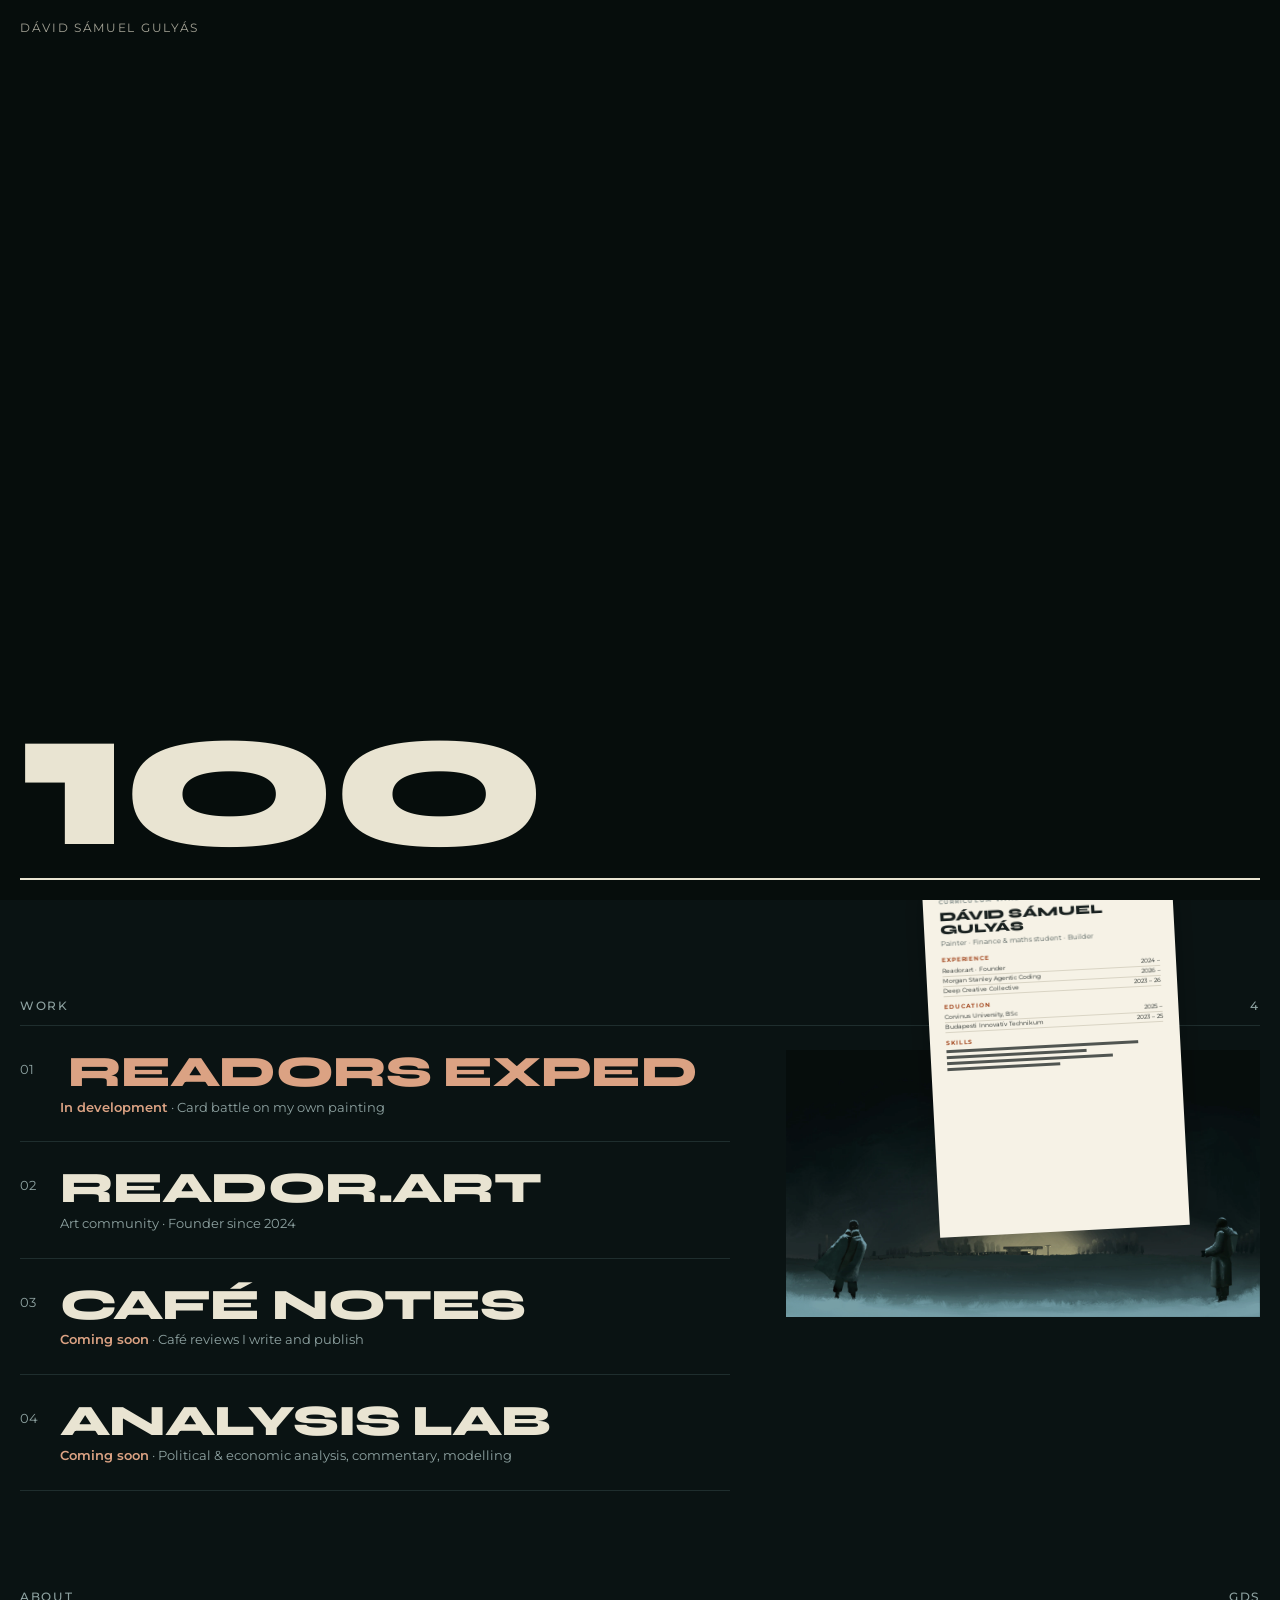
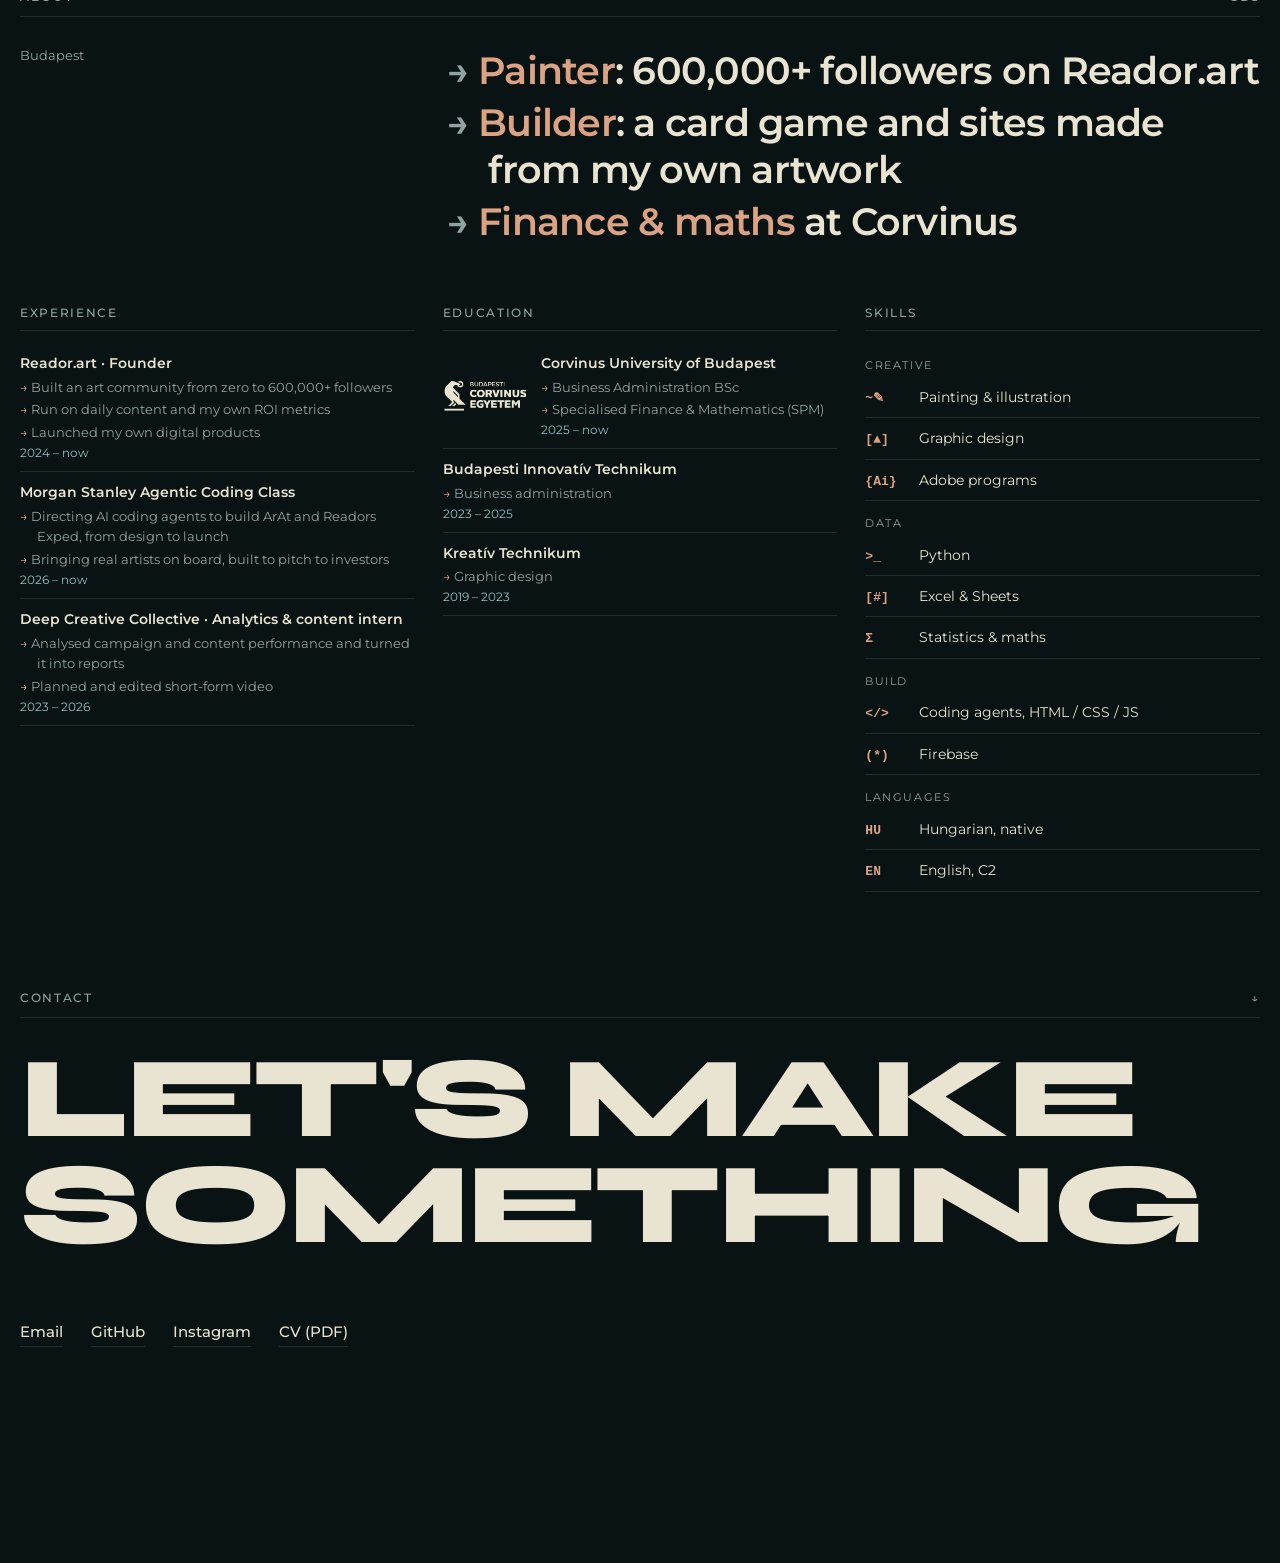
<file: public/index.html>
<!doctype html>
<html lang="en">
<head>
<meta charset="utf-8">
<meta name="viewport" content="width=device-width, initial-scale=1">
<title>Dávid Sámuel Gulyás · Artist &amp; Builder</title>
<meta name="description" content="Dávid Sámuel Gulyás: painter, finance and maths student, founder of Reador.art (600,000+ followers), builder of Readors Exped.">
<meta name="author" content="Gulyás Dávid Sámuel">
<meta name="robots" content="index, follow, max-image-preview:large">
<link rel="canonical" href="https://cv-gulyas-david.web.app/">
<link rel="alternate" type="application/pdf" href="https://cv-gulyas-david.web.app/cv-gulyas-david-samuel.pdf" title="CV (PDF)">
<meta property="og:type" content="profile">
<meta property="og:title" content="Dávid Sámuel Gulyás · Artist &amp; Builder">
<meta property="og:description" content="Painter, finance and maths student, founder of Reador.art (600,000+ followers), building Readors Exped.">
<meta property="og:site_name" content="Dávid Sámuel Gulyás">
<meta property="og:url" content="https://cv-gulyas-david.web.app/">
<meta property="og:image" content="https://cv-gulyas-david.web.app/assets/preview.png">
<meta property="og:image:width" content="1200">
<meta property="og:image:height" content="630">
<meta name="twitter:card" content="summary_large_image">
<meta name="twitter:image" content="https://cv-gulyas-david.web.app/assets/preview.png">
<meta name="theme-color" content="#0a1313">
<meta name="color-scheme" content="dark light">
<script type="application/ld+json">{"@context":"https://schema.org","@type":"ProfilePage","mainEntity":{"@type":"Person","name":"Gulyás Dávid Sámuel","givenName":"Dávid Sámuel","familyName":"Gulyás","url":"https://cv-gulyas-david.web.app/","image":"https://cv-gulyas-david.web.app/assets/preview.png","jobTitle":"Painter, finance and mathematics student, founder of Reador.art","description":"Finance and mathematics student at Corvinus University of Budapest, founder of the Reador.art art community (600,000+ followers), building Readors Exped.","alumniOf":[{"@type":"CollegeOrUniversity","name":"Corvinus University of Budapest"}],"knowsLanguage":["hu","en"],"knowsAbout":["Painting","Graphic design","Finance","Mathematics","Statistics","Python","Web development","Community building"],"sameAs":["https://github.com/G-David-S","https://www.instagram.com/reador.art/"]}}</script>
<link rel="icon" href="art/favicon.svg" type="image/svg+xml">
<link rel="preconnect" href="https://fonts.googleapis.com">
<link rel="preconnect" href="https://fonts.gstatic.com" crossorigin>
<link href="https://fonts.googleapis.com/css2?family=Montserrat:wght@400;500;600&family=Syne:wght@600;700;800&display=swap" rel="stylesheet">
<script>
document.documentElement.classList.add("js");if(/still/.test(location.search))document.documentElement.classList.add("still");
try{var t=localStorage.getItem("theme2");if(t)document.documentElement.dataset.theme=t;}catch(e){}
</script>
<style>
/* Colours are taken from the painting itself: night green-black, olive glow, frosty teal grass */
:root{
  --bg:#0a1313; --text:#e9e4d2; --muted:#8fa3a2; --line:#1f2e2e;
  --warm:#dba283; --cool:#8fc0c5; --ink:#0a1313;
  --disp:Syne,Montserrat,system-ui,sans-serif;
}
:root[data-theme="light"]{
  --bg:#dfe7e5; --text:#0c1818; --muted:#4b6162; --line:#c2d0ce;
  --warm:#a8522b; --cool:#2d6b73; --ink:#dfe7e5;
}
*{box-sizing:border-box}
html{scroll-behavior:smooth}
body{margin:0;padding-bottom:46px;background:var(--bg);color:var(--text);font:400 15px/1.6 Montserrat,system-ui,sans-serif}
.notrans *,.notrans{transition:none!important}
a{color:inherit}
p{margin:0}

/* intro: percent counter, then the painting builds itself layer by layer */
#intro{position:fixed;inset:0;z-index:100;background:#060d0c;color:#e9e4d2;display:none;flex-direction:column;justify-content:flex-end;padding:20px;
  transition:transform 1s cubic-bezier(.77,0,.18,1)}
.js #intro{display:flex}
.go #intro{transform:translateY(-101%)}
#intro .pct{font:800 clamp(64px,16vw,220px)/.8 var(--disp);letter-spacing:-.04em}
#intro .track{height:2px;background:rgba(233,228,210,.18);margin-top:18px}
#intro .fill{height:100%;width:0;background:#e9e4d2}
#intro small{position:absolute;left:20px;top:18px;font-size:12px;letter-spacing:.14em;text-transform:uppercase;opacity:.7}

/* hero: no header. The name, then one clean strip (like OSPLY), then the painting */
.hero{position:relative;height:100vh;height:100svh;min-height:520px;overflow:hidden;background:#060d0c}
.paint{position:absolute;inset:0;overflow:hidden}
.paint img{position:absolute;left:50%;top:50%;width:120%;height:120%;object-fit:cover;max-width:none;will-change:transform;transform:translate(-50%,-50%)}
.js .paint img{opacity:0;translate:0 7%}
.go .paint img{opacity:1;translate:0 0;transition:opacity 1.1s ease,translate 1.5s cubic-bezier(.2,.7,.2,1);transition-delay:calc(var(--i)*.1s + .35s)}
/* light that follows the mouse: one soft moving gradient (cheap, no flicker) and one fixed vignette */
.beam{position:absolute;left:0;top:0;width:90vmax;height:90vmax;margin:-45vmax 0 0 -45vmax;pointer-events:none;will-change:transform;
  background:radial-gradient(circle,rgba(255,228,176,.20) 0,rgba(255,228,176,.07) 32%,transparent 62%)}
.vig{position:absolute;inset:0;pointer-events:none;background:radial-gradient(ellipse 80% 70% at 50% 55%,transparent 40%,rgba(2,6,6,.45) 100%)}
#snow{position:absolute;inset:0;width:100%;height:100%;pointer-events:none}
/* fog: the painting melts into the page colour in many soft steps */
.fog{position:absolute;left:0;right:0;bottom:0;height:58%;pointer-events:none;
  background:linear-gradient(to bottom,transparent 0%,
   color-mix(in srgb,var(--bg) 6%,transparent) 12%,color-mix(in srgb,var(--bg) 16%,transparent) 28%,color-mix(in srgb,var(--bg) 34%,transparent) 44%,
   color-mix(in srgb,var(--bg) 58%,transparent) 60%,color-mix(in srgb,var(--bg) 80%,transparent) 76%,color-mix(in srgb,var(--bg) 94%,transparent) 90%,var(--bg) 100%)}
.name{position:relative;z-index:2;margin:0;padding:18px 12px 0;font-family:var(--disp);font-weight:800;line-height:.86;letter-spacing:-.03em;
  text-transform:uppercase;white-space:nowrap;text-align:center;color:#ece7d6}
.name .ch{display:inline-block}
.js .name .ch{opacity:0;transform:translateY(40%)}
.go .name .ch{opacity:1;transform:none;transition:opacity .8s,transform 1s cubic-bezier(.2,.8,.2,1);transition-delay:calc(1.1s + var(--c)*.07s)}
.strip{position:relative;z-index:3;display:grid;grid-template-columns:1fr auto 1fr;gap:12px;margin:12px 20px 0;padding:3px 10px;
  background:#ece7d6;color:#0a1313;font-size:13px;font-weight:500}
.strip a{text-decoration:none}
.strip a:hover{text-decoration:underline}
.strip nav{white-space:pre}
.strip .sub{font-weight:600}
.strip .c{text-align:right}
.js .strip{opacity:0}.go .strip{opacity:1;transition:opacity 1s 1.6s}

/* bottom dock, like OSPLY's footer: email, back to top, language, theme */
.dock{position:fixed;left:0;right:0;bottom:0;z-index:30;display:flex;justify-content:space-between;align-items:center;gap:14px;
  padding:12px 20px;background:var(--bg);color:var(--muted);font-size:12px;font-weight:500}
.dock a,.dock button{color:inherit;text-decoration:none;font:inherit;background:none;border:0;padding:0;cursor:pointer}
.dock a:hover,.dock button:hover{color:var(--warm)}
.dock .r{display:flex;gap:16px;align-items:center}
.dock .short{display:none}
.dock .top{opacity:0;pointer-events:none;transition:opacity .3s}
.dock .top.on{opacity:1;pointer-events:auto}

/* the CV paper: peeks up from the bottom while you scroll, rises at the end, opens the PDF */
.paper{position:fixed;right:max(20px,7vw);bottom:40px;z-index:25;width:min(250px,46vw);aspect-ratio:210/297;padding:16px 16px 0;
  background:#f6f2e6;color:#18201f;text-decoration:none;border-radius:2px 2px 0 0;
  box-shadow:0 -8px 40px rgba(0,0,0,.28);transform-origin:50% 100%;
  transform:translateY(105%) rotate(-3deg);transition:transform .8s cubic-bezier(.2,.8,.2,1)}
.paper.show{transform:translateY(calc(100% - 64px)) rotate(-3deg)}
.paper.show:hover{transform:translateY(calc(100% - 140px)) rotate(-2deg)}
.paper.up{transform:translateY(calc(100% - min(15vh,120px))) rotate(-2deg)}
.paper *{pointer-events:none}
.paper .k{font:600 6px/1 Montserrat;letter-spacing:.18em;text-transform:uppercase;color:#7a8684}
.paper h4{margin:6px 0 2px;font:800 13px/1 var(--disp);letter-spacing:-.01em;text-transform:uppercase}
.paper .s{font-size:6.5px;color:#4f5c5a;margin-bottom:9px}
.paper .h{font:700 5.5px/1 Montserrat;letter-spacing:.16em;text-transform:uppercase;color:#a8522b;margin:8px 0 3px}
.paper .l{display:flex;justify-content:space-between;gap:6px;font-size:6px;line-height:1.5;border-bottom:.5px solid #d9d4c4}
.paper .bars i{display:block;height:3px;margin:3px 0;background:#18201f;opacity:.75}
.paper .dl{position:absolute;right:12px;top:10px;font:700 6px/1 Montserrat;letter-spacing:.12em;color:#a8522b}

/* sections */
section{padding-top:96px}
.label{font-weight:500;display:flex;justify-content:space-between;font-size:12px;letter-spacing:.14em;text-transform:uppercase;color:var(--muted);
  border-bottom:1px solid var(--line);padding-bottom:10px;margin:0 20px}

/* WORK: list left, one calm preview panel right */
.workwrap{display:grid;grid-template-columns:minmax(0,1.5fr) minmax(0,1fr);gap:0 56px;margin:0 20px;align-items:start}
.work{margin:0;padding:0;list-style:none}
.row{display:grid;grid-template-columns:40px 1fr;gap:2px 0;padding:24px 0;border-bottom:1px solid var(--line);text-decoration:none;color:inherit;transition:color .25s,opacity .3s}
.row .n{grid-row:1;color:var(--muted);font-size:13px;padding-top:.7em}
.row .t{font-family:var(--disp);font-weight:800;font-size:clamp(26px,3.4vw,48px);line-height:1.02;letter-spacing:-.02em;text-transform:uppercase;transition:transform .3s,color .3s}
.row .meta{grid-column:2;color:var(--muted);font-size:13px}
.row .soon-tag{color:var(--warm);font-weight:600}
.row.on .t{color:var(--warm);transform:translateX(8px)}
a:focus-visible,button:focus-visible,.row:focus-visible{outline:2px solid var(--warm);outline-offset:4px}
.skip{position:fixed;left:12px;top:-60px;z-index:200;background:#ece7d6;color:#0a1313;padding:8px 14px;font-weight:600;text-decoration:none;transition:top .2s}.skip:focus{top:12px}
.work:hover .row:not(.on){opacity:.45}
.row .vis{display:none!important}
.preview{position:sticky;top:40px;aspect-ratio:16/9;overflow:hidden;margin-top:24px}
.preview .vis{display:block;position:absolute;inset:0;opacity:0;transition:opacity .4s}
.preview .vis.on{opacity:1}
.vis .stack,.vis .stack img{position:absolute;inset:0;width:100%;height:100%;object-fit:cover}
.vis.card{display:flex;flex-direction:column;justify-content:space-between;padding:22px;font-family:var(--disp)}
.vis.card b{font-size:clamp(30px,4vw,64px);font-weight:800;letter-spacing:-.03em;line-height:.95}
.vis.card span{font:500 13px/1.4 ui-monospace,Menlo,monospace;white-space:pre}
.c1{background:var(--warm);color:var(--ink)}
.c2{background:var(--cool);color:var(--ink)}
.c3{background:var(--text);color:var(--bg)}

/* ABOUT */
.about{display:grid;grid-template-columns:1fr 2fr;gap:20px;margin:0 20px;padding-top:28px}
.lead{font-size:clamp(22px,3vw,38px);line-height:1.22;font-weight:600;letter-spacing:-.02em}
.lead em{font-style:normal;color:var(--warm)}
.cols{display:grid;grid-template-columns:repeat(3,1fr);gap:28px;margin:56px 20px 0}
.cols h3{margin:0 0 12px;font-size:12px;letter-spacing:.14em;text-transform:uppercase;color:var(--muted);font-weight:500;border-bottom:1px solid var(--line);padding-bottom:8px}
.cols ul{list-style:none;margin:0;padding:0}
.cols li{padding:9px 0;border-bottom:1px solid var(--line);font-size:14px}
.cols li b{display:block;font-weight:600}
.cols li span{color:var(--muted);font-size:13px}
.cols li .pt{display:block;padding-left:1.3em;text-indent:-1.3em;margin-top:2px}.cols li .pt::before{content:"→ ";color:var(--warm)}
.cols li small{color:var(--cool);font-size:12px;display:block}
.uni{display:flex;gap:14px;align-items:center}
.logo{flex:none;width:84px;height:32px;background:var(--text);-webkit-mask:url(art/corvinus-logo.svg) center/contain no-repeat;mask:url(art/corvinus-logo.svg) center/contain no-repeat}
.sk li{display:flex;gap:12px;align-items:baseline}
.sk i{flex:none;width:3.2em;font:normal 600 13px ui-monospace,Menlo,monospace;color:var(--warm);white-space:nowrap}
.sk .grp{display:block;color:var(--muted);font-size:11px;letter-spacing:.14em;text-transform:uppercase;border:0;padding:14px 0 2px}

/* CONTACT */
.contact{padding-bottom:170px}
.big{display:block;margin:28px 20px 0;font-family:var(--disp);font-weight:800;text-transform:uppercase;letter-spacing:-.03em;line-height:.92;text-decoration:none;
  font-size:clamp(34px,9vw,150px);transition:color .25s;overflow-wrap:anywhere}
.big:hover{color:var(--warm)}
.links{display:flex;flex-wrap:wrap;gap:10px 28px;margin:36px 20px 0;font-weight:500}
.links a{border-bottom:1px solid var(--line);padding-bottom:2px;text-decoration:none}
.links a:hover{border-color:var(--warm);color:var(--warm)}
.copy{margin:6px 20px 0;color:var(--muted);font-size:13px;min-height:1.6em}

.reveal{opacity:0;transform:translateY(24px);transition:opacity .8s,transform .8s cubic-bezier(.2,.7,.2,1)}
.reveal.in{opacity:1;transform:none}

@media (max-width:860px){
  .strip{margin:10px 16px 0}
  .workwrap{display:block;margin:0 16px}
  .label,.about,.cols,.big,.links,.copy{margin-left:16px;margin-right:16px}
  .preview{display:none}
  .row{grid-template-columns:30px 1fr}
  .row .vis{display:block!important;grid-column:1/-1;position:relative;aspect-ratio:16/9;overflow:hidden;margin-top:12px}
  .row .vis.card{display:flex!important;aspect-ratio:3/1;padding:14px}
  .row.on .t{transform:none;color:inherit}
  .work:hover .row:not(.on){opacity:1}
  .about,.cols{grid-template-columns:1fr}
  .cols{gap:36px;margin-top:40px}
  section{padding-top:72px}
  .dock{padding:12px 16px}
  .paper{right:12px;width:44vw}
  .paper.show{transform:translateY(calc(100% - 54px)) rotate(-3deg)}
  .paper.up{transform:translateY(calc(100% - 12vh)) rotate(-2deg)}
}
@media (max-width:560px){
  .strip{grid-template-columns:auto 1fr}
  .strip .sub{display:none}
  .strip .c{text-align:right}
  .dock .long{display:none}.dock .short{display:inline}
}
@media (prefers-reduced-motion:reduce){
  *{transition:none!important;animation:none!important}.reveal{opacity:1;transform:none}html{scroll-behavior:auto}
  #intro{display:none!important}
}
.still #intro{display:none!important}.still *{transition:none!important}

.lead{list-style:none;margin:0;padding:0;font-size:clamp(22px,3vw,38px);line-height:1.25;font-weight:600;letter-spacing:-.02em}
.lead li{padding:2px 0 2px 1.1em;text-indent:-1.1em}.lead li::before{content:"→ ";color:var(--muted)}
.lead em{font-style:normal;color:var(--warm)}
/* easter egg: golden snowflakes */
.hint{position:absolute;left:20px;bottom:64px;z-index:4;font:500 12px/1.3 Montserrat;color:#f0d9a4;letter-spacing:.08em;opacity:0;transition:opacity .8s;pointer-events:none}
.hint.on{opacity:.9}
.eggcount{color:var(--warm);letter-spacing:.25em;font-size:13px}
.dock .eggb{color:var(--warm);font-size:15px}
.egg{position:fixed;inset:0;z-index:150;display:grid;place-items:center;padding:16px;background:rgba(3,8,8,.86);perspective:1200px}
.egg[hidden]{display:none}
.eggbox{display:flex;flex-direction:column;align-items:center;gap:18px;max-height:100%;overflow:auto;padding:6px}
.eggcard{container-type:inline-size;position:relative;width:min(310px,76vw);aspect-ratio:840/1180;background:#0a1313;border:3px solid #e8c070;padding:3.2cqw;display:flex;flex-direction:column;color:#ece7d6;
  box-shadow:0 0 70px rgba(232,192,112,.35);animation:flip 1s cubic-bezier(.2,.8,.2,1);overflow:hidden}
@keyframes flip{from{transform:rotateY(100deg) scale(.7);opacity:0}}
.eggcard::after{content:"";position:absolute;inset:0;pointer-events:none;background:linear-gradient(115deg,transparent 35%,rgba(255,236,190,.28) 50%,transparent 65%);transform:translateX(-120%);animation:sweep 2.4s 1s ease-out forwards}
@keyframes sweep{to{transform:translateX(120%)}}
.eggcard .art{position:relative;aspect-ratio:760/520;overflow:hidden}
.eggcard .art img{position:absolute;inset:0;width:100%;height:100%;object-fit:cover}
.eggcard .cn{font:800 16cqw/.9 var(--disp);text-transform:uppercase;letter-spacing:-.03em;margin-top:5cqw}
.eggcard .cs{font:600 3.6cqw/1.2 Montserrat;letter-spacing:.3em;text-transform:uppercase;color:#e8b595;margin-top:2cqw}
.eggcard .cr{font:700 3.4cqw/1 Montserrat;letter-spacing:.18em;text-transform:uppercase;color:#e8c070;margin:4cqw 0 2cqw}
.eggcard .st{display:grid;grid-template-columns:1fr auto;gap:1cqw 3cqw;font:600 3.8cqw/1.3 Montserrat;border-top:1px solid rgba(236,231,214,.2);padding-top:2.4cqw}
.eggcard .st b{color:#e8c070}
.eggcard .cf{margin-top:auto;font:italic 500 3.6cqw/1.35 Montserrat;color:#b9c4c2}
.eggbtns{display:flex;gap:10px;flex-wrap:wrap;justify-content:center}
.eggtitle{font:700 12px Montserrat;letter-spacing:.22em;text-transform:uppercase;color:#e8c070}
.eggbtns a,.eggbtns button{font:600 13px Montserrat;padding:10px 16px;border:0;cursor:pointer;background:#ece7d6;color:#0a1313}
.eggbtns a,.eggbtns button{text-decoration:none;display:inline-block}.eggbtns a:hover,.eggbtns button:hover{background:#e8c070}
</style>
</head>
<body>
<a class="skip" href="#work">Skip to content</a>
<div id="intro" aria-hidden="true"><small id="introName">Dávid Sámuel Gulyás</small><div class="pct" id="pct">0</div><div class="track"><div class="fill" id="fill"></div></div></div>

<main id="top">
  <div class="hero" id="hero">
    <div class="paint" aria-hidden="true">
      <img src="art/01-background.webp" style="--d:4" alt="">
      <img src="art/02-trains.webp" style="--d:8" alt="">
      <img src="art/03-train-station.webp" style="--d:12" alt="">
      <img src="art/04-far-grass.webp" style="--d:18" alt="">
      <img src="art/05-main-chracter-foot.webp" style="--d:24" alt="">
      <img src="art/06-gun-1.webp" style="--d:26" alt="">
      <img src="art/07-main-chracter.webp" style="--d:28" alt="">
      <img src="art/08-enemie-captin.webp" style="--d:32" alt="">
      <img src="art/09-gun-2.webp" style="--d:34" alt="">
      <img src="art/10-cloak-in-front.webp" style="--d:42" alt="">
      <img src="art/11-front-grass.webp" style="--d:50" alt="">
    </div>
    <div class="vig" aria-hidden="true"></div>
    <div class="beam" id="beam" aria-hidden="true"></div>
    <canvas id="snow" aria-hidden="true"></canvas>
    <div class="fog" aria-hidden="true"></div>
    <h1 class="name" id="name" aria-label="Dávid Sámuel Gulyás"><span id="n1">Dávid</span></h1>
    <div class="hint" id="hint" aria-hidden="true" data-t="hint">✦ Something golden is falling. Catch it.</div>
    <div class="strip">
      <span class="sub" id="sub" data-t="sub">Sámuel Gulyás</span>
      <nav aria-label="Main"><a href="#work" data-t="nav_work">Work</a>, <a href="#about" data-t="nav_about">About</a></nav>
      <a class="c" href="#contact" data-t="nav_contact">Contact</a>
    </div>
  </div>

  <section id="work">
    <h2 class="label"><span data-t="nav_work">Work</span><span>4</span></h2>
    <div class="workwrap">
      <ul class="work" id="worklist">
        <li><div class="row" tabindex="0">
          <span class="n">01</span><span class="t">Readors Exped</span>
          <span class="meta"><span class="soon-tag" data-t="dev">In development</span> · <span data-t="rc_meta">Card battle on my own painting</span></span>
          <span class="vis"><span class="stack" aria-hidden="true">
            <img src="art/01-background.webp" alt=""><img src="art/02-trains.webp" alt=""><img src="art/03-train-station.webp" alt=""><img src="art/04-far-grass.webp" alt=""><img src="art/05-main-chracter-foot.webp" alt=""><img src="art/07-main-chracter.webp" alt=""><img src="art/08-enemie-captin.webp" alt=""><img src="art/10-cloak-in-front.webp" alt=""><img src="art/11-front-grass.webp" alt="">
          </span></span>
        </div></li>
        <li><a class="row" href="https://www.instagram.com/reador.art/" target="_blank" rel="noopener noreferrer">
          <span class="n">02</span><span class="t">Reador.art</span>
          <span class="meta" data-t="ra_meta">Art community · Founder since 2024</span>
          <span class="vis card c1"><span>@reador.art</span><b>600,000+</b></span>
        </a></li>
        <li><div class="row" tabindex="0">
          <span class="n">03</span><span class="t">Café Notes</span>
          <span class="meta"><span class="soon-tag" data-t="soon">Coming soon</span> · <span data-t="cafe_meta">Café reviews I write and publish</span></span>
          <span class="vis card c2"><span>★ ★ ★ ★ ☆</span><b>Café<br>Notes</b></span>
        </div></li>
        <li><div class="row" tabindex="0">
          <span class="n">04</span><span class="t">Analysis Lab</span>
          <span class="meta"><span class="soon-tag" data-t="soon2">Coming soon</span> · <span data-t="lab_meta">Political &amp; economic analysis, commentary, modelling</span></span>
          <span class="vis card c3"><span>y = f(x) + ε   ↗</span><b>Analysis<br>Lab</b></span>
        </div></li>
      </ul>
      <div class="preview" id="preview" aria-hidden="true"></div>
    </div>
  </section>

  <section id="about">
    <h2 class="label"><span data-t="nav_about">About</span><span>GDS</span></h2>
    <div class="about reveal">
      <p style="color:var(--muted);font-size:13px">Budapest</p>
      <ul class="lead" data-t="lead"><li><em>Painter</em>: 600,000+ followers on Reador.art</li><li><em>Builder</em>: a card game and sites made from my own artwork</li><li><em>Finance &amp; maths</em> at Corvinus</li></ul>
    </div>
    <div class="cols reveal">
      <div>
        <h3 data-t="h_exp">Experience</h3>
        <ul data-t="exp"><li><b>Reador.art · Founder</b><span class="pt">Built an art community from zero to 600,000+ followers</span><span class="pt">Run on daily content and my own ROI metrics</span><span class="pt">Launched my own digital products</span><small>2024 – now</small></li><li><b>Morgan Stanley Agentic Coding Class</b><span class="pt">Directing AI coding agents to build ArAt and Readors Exped, from design to launch</span><span class="pt">Bringing real artists on board, built to pitch to investors</span><small>2026 – now</small></li><li><b>Deep Creative Collective · Analytics &amp; content intern</b><span class="pt">Analysed campaign and content performance and turned it into reports</span><span class="pt">Planned and edited short-form video</span><small>2023 – 2026</small></li></ul>
      </div>
      <div>
        <h3 data-t="h_edu">Education</h3>
        <ul data-t="edu">
          <li><div class="uni"><span class="logo" role="img" aria-label="Corvinus University of Budapest"></span><div><b>Corvinus University of Budapest</b><span class="pt">Business Administration BSc</span><span class="pt">Specialised Finance &amp; Mathematics (SPM)</span><small>2025 – now</small></div></div></li>
          <li><b>Budapesti Innovatív Technikum</b><span class="pt">Business administration</span><small>2023 – 2025</small></li>
          <li><b>Kreatív Technikum</b><span class="pt">Graphic design</span><small>2019 – 2023</small></li>
        </ul>
      </div>
      <div>
        <h3 data-t="h_skills">Skills</h3>
        <ul class="sk" data-t="skills">
          <li class="grp">Creative</li>
          <li><i>~✎</i>Painting &amp; illustration</li>
          <li><i>[▲]</i>Graphic design</li>
          <li><i>{Ai}</i>Adobe programs</li>
          <li class="grp">Data</li>
          <li><i>&gt;_</i>Python</li>
          <li><i>[#]</i>Excel &amp; Sheets</li>
          <li><i>Σ</i>Statistics &amp; maths</li>
          <li class="grp">Build</li>
          <li><i>&lt;/&gt;</i>Coding agents, HTML / CSS / JS</li>
          <li><i>(*)</i>Firebase</li>
          <li class="grp">Languages</li>
          <li><i>HU</i>Hungarian, native</li>
          <li><i>EN</i>English, C2</li>
        </ul>
      </div>
    </div>
  </section>

  <section id="contact" class="contact">
    <h2 class="label"><span data-t="nav_contact">Contact</span><span>↓</span></h2>
    <a class="big js-mail" href="#contact" data-t="contact_big">Let's make something</a>
    <p class="copy" id="copy" aria-live="polite"></p>
    <div class="links">
      <a class="js-mail" href="#contact" data-t="email">Email</a>
      <a href="https://github.com/G-David-S" target="_blank" rel="noopener noreferrer">GitHub</a>
      <a href="https://www.instagram.com/reador.art/" target="_blank" rel="noopener noreferrer">Instagram</a>
      <a id="pdfLink" href="cv-gulyas-david-samuel.pdf" download data-t="pdf">CV (PDF)</a>
    </div>
  </section>
</main>

<!-- the CV paper -->
<a class="paper" id="paper" href="cv-gulyas-david-samuel.pdf" download aria-label="Download CV (PDF)">
  <span class="dl">PDF ↓</span>
  <div class="k">Curriculum Vitae · 2026</div>
  <h4>Dávid Sámuel Gulyás</h4>
  <div class="s">Painter · Finance &amp; maths student · Builder</div>
  <div class="h">Experience</div>
  <div class="l"><span>Reador.art · Founder</span><span>2024 –</span></div>
  <div class="l"><span>Morgan Stanley Agentic Coding</span><span>2026 –</span></div>
  <div class="l"><span>Deep Creative Collective</span><span>2023 – 26</span></div>
  <div class="h">Education</div>
  <div class="l"><span>Corvinus University, BSc</span><span>2025 –</span></div>
  <div class="l"><span>Budapesti Innovatív Technikum</span><span>2023 – 25</span></div>
  <div class="h">Skills</div>
  <div class="bars"><i style="width:88%"></i><i style="width:64%"></i><i style="width:76%"></i><i style="width:52%"></i></div>
</a>


<div class="egg" id="egg" hidden role="dialog" aria-modal="true" aria-label="Secret card">
  <div class="eggbox">
    <div class="eggtitle" data-t="egg_title">✦ Secret CV unlocked</div>
    <div class="eggcard" id="eggcard">
      <div class="art" aria-hidden="true"><img src="art/01-background.webp" alt=""><img src="art/02-trains.webp" alt=""><img src="art/03-train-station.webp" alt=""><img src="art/04-far-grass.webp" alt=""><img src="art/05-main-chracter-foot.webp" alt=""><img src="art/07-main-chracter.webp" alt=""><img src="art/08-enemie-captin.webp" alt=""><img src="art/10-cloak-in-front.webp" alt=""><img src="art/11-front-grass.webp" alt=""></div>
      <div class="cn">Dávid</div>
      <div class="cs">Sámuel Gulyás</div>
      <div class="cr" data-t="egg_rare">★ Legendary · Painter-Builder</div>
      <div class="st"><span data-t="egg_s1">Painting</span><b>9</b><span data-t="egg_s2">Maths</span><b>8</b><span data-t="egg_s3">Finance</span><b>10</b><span data-t="egg_s4">Snowflakes caught</span><b>5 / 5</b><span data-t="egg_s5">Coffee</span><b>∞</b></div>
      <div class="cf" data-t="egg_flav">Found in the snow, on the fifth golden flake.</div>
    </div>
    <div class="eggbtns"><button id="eggSave" type="button" data-t="egg_save">Download card</button><a class="eggcv" id="eggCv" href="cv-gulyas-david-samuel-art.pdf" download data-t="egg_cv">Download art CV (PDF)</a><button id="eggClose" type="button" data-t="egg_close">Close</button></div>
  </div>
</div>
<div class="dock">
  <a class="js-mail" href="#contact"><span class="long" id="mailText"></span><span class="short" data-t="email">Email</span></a>
  <span class="eggcount" id="eggCount" hidden aria-live="polite"></span>
  <a class="top" id="toTop" href="#top">↑ Top</a>
  <span class="r"><button id="eggBtn" class="eggb" type="button" hidden aria-label="Secret card">✦</button><button id="lang" type="button" aria-label="Magyar nyelv">HU</button><button id="theme" type="button" aria-label="Light / dark">◐</button><span>© 2026</span></span>
</div>

<script>
const HU={
 sub:"Gulyás Sámuel",nav_work:"Munkák",nav_about:"Rólam",nav_contact:"Kapcsolat",
 rc_meta:"Kártyacsata a saját festményemen",dev:"Fejlesztés alatt",
 ra_meta:"Művészeti közösség · Alapító 2024 óta",
 soon:"Hamarosan",soon2:"Hamarosan",cafe_meta:"Kávézói értékelések, amiket írok és közzéteszek",
 lab_meta:"Politikai és gazdasági elemzés, kommentár, modellezés",
 lead:"<li><em>Festő</em>: 600 000+ követő a Reador.art-on</li><li><em>Építő</em>: saját művemre épülő kártyajáték és weboldalak</li><li><em>Pénzügy és matek</em> a Corvinuson</li>",
 h_exp:"Tapasztalat",h_edu:"Tanulmányok",h_skills:"Készségek",
 exp:"<li><b>Reador.art · Alapító</b><span class=\"pt\">Művészeti közösséget építettem a nulláról 600 000+ követőig</span><span class=\"pt\">Napi tartalom és saját ROI-mutatók mentén működtetem</span><span class=\"pt\">Saját digitális termékeket indítottam</span><small>2024 óta</small></li><li><b>Morgan Stanley Agentic Coding kurzus</b><span class=\"pt\">AI kódoló ügynököket irányítok az ArAt és a Readors Exped megépítéséhez, a tervezéstől az indulásig</span><span class=\"pt\">Valódi művészeket vonok be, befektetői bemutatóra építve</span><small>2026 óta</small></li><li><b>Deep Creative Collective · Statisztikai és tartalomkészítő gyakornok</b><span class=\"pt\">Kampányok és tartalmak teljesítményét elemeztem, riportokká alakítottam</span><span class=\"pt\">Rövid videókat terveztem és vágtam</span><small>2023 – 2026</small></li>",
 edu:"<li><div class=\"uni\"><span class=\"logo\" role=\"img\" aria-label=\"Budapesti Corvinus Egyetem\"></span><div><b>Budapesti Corvinus Egyetem</b><span class=\"pt\">Gazdálkodás és menedzsment BSc</span><span class=\"pt\">Pénzügy és Matematika (SPM)</span><small>2025 óta</small></div></div></li><li><b>Budapesti Innovatív Technikum</b><span class=\"pt\">Vállalkozási ügyviteli ügyintéző</span><small>2023 – 2025</small></li><li><b>Kreatív Technikum</b><span class=\"pt\">Grafikai képzés</span><small>2019 – 2023</small></li>",
 skills:"<li class=\"grp\">Kreatív</li><li><i>~✎</i>Festés és illusztráció</li><li><i>[▲]</i>Grafikai tervezés</li><li><i>{Ai}</i>Adobe-programok</li><li class=\"grp\">Adat</li><li><i>&gt;_</i>Python</li><li><i>[#]</i>Excel és Táblázatok</li><li><i>Σ</i>Statisztika és matek</li><li class=\"grp\">Építés</li><li><i>&lt;/&gt;</i>Kódoló ügynökök, HTML / CSS / JS</li><li><i>(*)</i>Firebase</li><li class=\"grp\">Nyelvek</li><li><i>HU</i>Magyar, anyanyelv</li><li><i>EN</i>Angol, C2</li>",
 hint:"✦ Valami arany esik. Kapd el.",egg_rare:"★ Legendás · Festő-Építő",egg_s1:"Festés",egg_s2:"Matek",egg_s3:"Pénzügy",egg_s4:"Elkapott hópihe",egg_s5:"Kávé",egg_flav:"A hóban találtam, az ötödik arany pehelyen.",egg_save:"Kártya letöltése",egg_cv:"Különleges önéletrajz (PDF)",egg_title:"✦ Titkos önéletrajz feloldva",egg_close:"Bezár",contact_big:"Alkossunk valamit",email:"E-mail",pdf:"Önéletrajz (PDF)"
};
const EN={};document.querySelectorAll("[data-t]").forEach(e=>EN[e.dataset.t]=e.innerHTML);
let lang="en";const lb=document.getElementById("lang");
const PDF={en:"cv-gulyas-david-samuel.pdf",hu:"cv-gulyas-david-samuel-hu.pdf"},PDFART={en:"cv-gulyas-david-samuel-art.pdf",hu:"cv-gulyas-david-samuel-hu-art.pdf"};
function setLang(l){lang=l;const d=l==="hu"?HU:EN;
  document.querySelectorAll("[data-t]").forEach(e=>{if(d[e.dataset.t]!=null)e.innerHTML=d[e.dataset.t]});
  document.documentElement.lang=l;lb.textContent=l==="hu"?"EN":"HU";buildPreview();
  document.getElementById("pdfLink").setAttribute("href",PDF[l]);document.getElementById("paper").setAttribute("href",PDF[l]);document.getElementById("eggCv").setAttribute("href",PDFART[l]);
  try{localStorage.setItem("lang",l)}catch(e){}}
lb.onclick=()=>setLang(lang==="en"?"hu":"en");
// theme switch is instant (no half-faded colours), then transitions come back
document.getElementById("theme").onclick=()=>{const r=document.documentElement;r.classList.add("notrans");
  const t=(r.dataset.theme||"dark")==="dark"?"light":"dark";r.dataset.theme=t;try{localStorage.setItem("theme2",t)}catch(e){}
  requestAnimationFrame(()=>requestAnimationFrame(()=>r.classList.remove("notrans")))};
document.getElementById("mailText").textContent="gulyasdavid123"+"@"+"gmail.com";

// the big name: letters, then sized to fill the screen width
const n1=document.getElementById("n1");
n1.innerHTML=[...n1.textContent].map((c,i)=>'<span class="ch" style="--c:'+i+'">'+c+'</span>').join("");
function fit(){const h=document.getElementById("name");
  h.style.fontSize="100px";const r=document.createRange();r.selectNodeContents(n1);
  const w=h.clientWidth-24,tw=r.getBoundingClientRect().width;h.style.fontSize=(100*w/tw)+"px"}
addEventListener("resize",fit);document.fonts&&document.fonts.ready.then(fit);fit();

// intro counter: real image loading drives the number, then everything opens
const html=document.documentElement,reduce=matchMedia("(prefers-reduced-motion:reduce)").matches;
const heroImgs=[...document.querySelectorAll(".paint img")];heroImgs.forEach((im,i)=>{im.style.setProperty("--i",i);im._d=parseFloat(im.style.getPropertyValue("--d"))});
let loaded=0,shown=0,opened=false;const t0=performance.now();
heroImgs.forEach(im=>{const d=()=>{loaded++};im.complete?d():(im.onload=d,im.onerror=d)});
function open(){if(opened)return;opened=true;html.classList.add("go")}
setTimeout(open,7000);
if(reduce||/still/.test(location.search)){open()}else{
 (function tick(){const el=performance.now()-t0,target=Math.min(loaded/heroImgs.length*100,100),minT=Math.min(el/1100,1)*100;
  shown+=(Math.min(target,minT)-shown)*.12;if(shown>99.3)shown=100;
  document.getElementById("pct").textContent=Math.round(shown);document.getElementById("fill").style.width=shown+"%";
  if(shown>=100||el>6000){setTimeout(open,200)}else requestAnimationFrame(tick)})();
}

// mouse illusion: every layer moves by its own depth, a light follows the pointer, snow drifts on top.
// All motion is transform-only, so it stays smooth.
const hero=document.getElementById("hero"),beam=document.getElementById("beam");
let tx=0,ty=0,cx=0,cy=0,tlx=.5,tly=.6,lx=.5,ly=.6,tsy=0,ssy=0,lastMove=-9999,visible=true,raf=0;
hero.addEventListener("pointermove",e=>{if(reduce)return;const b=hero.getBoundingClientRect(),px=(e.clientX-b.left)/b.width,py=(e.clientY-b.top)/b.height;
  tx=-(px-.5);ty=-(py-.5);tlx=px;tly=py;lastMove=performance.now()});
const cv=document.getElementById("snow"),cc=cv.getContext("2d");let flakes=[],W=0,H=0,dpr=1;
function sizeSnow(){dpr=Math.min(devicePixelRatio||1,2);W=hero.clientWidth;H=hero.clientHeight;cv.width=W*dpr;cv.height=H*dpr;
  const n=Math.round(Math.min(Math.max(W/13,34),110));flakes=Array.from({length:n},()=>({x:Math.random()*W,y:Math.random()*H,r:.7+Math.random()*2.1,p:Math.random()*6.28}))}
sizeSnow();addEventListener("resize",sizeSnow);

// ---- Easter egg: catch 5 golden snowflakes -> a secret art CV and collectible card unlock
const GOAL=5,eggCount=document.getElementById("eggCount"),eggBtn=document.getElementById("eggBtn"),egg=document.getElementById("egg"),hint=document.getElementById("hint");
let eggFound=false;try{eggFound=localStorage.getItem("egg2")==="1"}catch(e){}
let caught=0,gold=null,sparks=[],nextGold=0,ac=null,hintShown=false;
if(eggFound)eggBtn.hidden=false
function ping(n){try{ac=ac||new(window.AudioContext||window.webkitAudioContext)();const o=ac.createOscillator(),g=ac.createGain(),t=ac.currentTime;
  o.type="sine";o.frequency.setValueAtTime(660+n*110,t);o.frequency.exponentialRampToValueAtTime(1320+n*110,t+.12);
  g.gain.setValueAtTime(.05,t);g.gain.exponentialRampToValueAtTime(.0001,t+.28);o.connect(g).connect(ac.destination);o.start(t);o.stop(t+.3)}catch(e){}}
function burst(x,y,n,power){for(let i=0;i<n;i++){const a=Math.random()*6.283,sp=(.25+Math.random())*power;sparks.push({x,y,vx:Math.cos(a)*sp,vy:Math.sin(a)*sp-power*.25,l:1,c:Math.random()<.5?"255,214,130":"255,244,214"})}}
function spawnGold(){gold={x:W*(.12+Math.random()*.76),y:-14,p:Math.random()*6,v:H/(10-Math.min(caught,4)*1.1)};
  if(!hintShown){hintShown=true;hint.classList.add("on");setTimeout(()=>hint.classList.remove("on"),7000)}}
function catchGold(){if(eggFound||!gold)return;burst(gold.x,gold.y,28,190);gold=null;caught++;ping(caught);hint.classList.remove("on");
  eggCount.hidden=false;eggCount.textContent="✦".repeat(caught)+"✧".repeat(GOAL-caught);
  nextGold=performance.now()+1800+Math.random()*2200;if(caught>=GOAL)finishEgg()}
function finishEgg(){eggFound=true;try{localStorage.setItem("egg2","1")}catch(e){}
  for(let i=0;i<6;i++)setTimeout(()=>{burst(W*(.1+Math.random()*.8),H*(.15+Math.random()*.4),70,320);ping(i)},i*220);
  eggBtn.hidden=false;setTimeout(()=>{eggCount.hidden=true;showEgg()},1700)}
let lastFocus=null;
function showEgg(){lastFocus=document.activeElement;egg.hidden=false;document.getElementById("eggClose").focus()}
function hideEgg(){egg.hidden=true;if(lastFocus&&lastFocus.focus)lastFocus.focus()}
eggBtn.onclick=showEgg;document.getElementById("eggClose").onclick=hideEgg;
egg.addEventListener("click",e=>{if(e.target===egg)hideEgg()});
addEventListener("keydown",e=>{if(e.key==="Escape"&&!egg.hidden)hideEgg()});
document.getElementById("eggSave").onclick=async()=>{
  try{await document.fonts.load("800 40px Syne")}catch(e){}
  const c=document.createElement("canvas");c.width=840;c.height=1180;const x=c.getContext("2d"),hu=lang==="hu";
  x.fillStyle="#0a1313";x.fillRect(0,0,840,1180);
  x.save();x.beginPath();x.rect(32,32,776,530);x.clip();
  for(const im of egg.querySelectorAll(".art img")){const iw=im.naturalWidth,ih=im.naturalHeight,k=Math.max(776/iw,530/ih),w=iw*k,h=ih*k;x.drawImage(im,32+(776-w)/2,32+(530-h)/2,w,h)}x.restore();
  x.strokeStyle="#e8c070";x.lineWidth=8;x.strokeRect(14,14,812,1152);
  x.fillStyle="#ece7d6";x.font="800 150px Syne,sans-serif";x.textBaseline="alphabetic";x.fillText("DÁVID",32,720);
  x.fillStyle="#e8b595";x.font="600 30px Montserrat,sans-serif";x.fillText("S Á M U E L   G U L Y Á S",36,775);
  x.fillStyle="#e8c070";x.font="700 26px Montserrat,sans-serif";x.fillText(hu?"★ LEGENDÁS · FESTŐ-ÉPÍTŐ":"★ LEGENDARY · PAINTER-BUILDER",36,845);
  const rows=hu?[["Festés","9"],["Matek","8"],["Pénzügy","10"],["Elkapott hópihe","5 / 5"],["Kávé","∞"]]:[["Painting","9"],["Maths","8"],["Finance","10"],["Snowflakes caught","5 / 5"],["Coffee","∞"]];
  x.strokeStyle="rgba(236,231,214,.25)";x.lineWidth=2;x.beginPath();x.moveTo(36,872);x.lineTo(804,872);x.stroke();
  rows.forEach((r,i)=>{x.font="600 30px Montserrat,sans-serif";x.fillStyle="#ece7d6";x.textAlign="left";x.fillText(r[0],36,915+i*44);x.fillStyle="#e8c070";x.textAlign="right";x.fillText(r[1],804,915+i*44)});
  x.textAlign="left";x.fillStyle="#b9c4c2";x.font="italic 500 27px Montserrat,sans-serif";x.fillText(hu?"A hóban találtam, az ötödik arany pehelyen.":"Found in the snow, on the fifth golden flake.",36,1148);
  c.toBlob(b=>{const a=document.createElement("a");a.href=URL.createObjectURL(b);a.download="david-gulyas-exped-card.png";document.body.appendChild(a);a.click();a.remove();setTimeout(()=>URL.revokeObjectURL(a.href),4000)})};
hero.addEventListener("pointerdown",e=>{if(!gold||e.target.closest("a"))return;
  const b=hero.getBoundingClientRect(),x=e.clientX-b.left,y=e.clientY-b.top;
  if(Math.hypot(x-gold.x,y-gold.y)<(e.pointerType==="touch"?46:32))catchGold()});
let prev=0;
function frame(t){
  if(!visible){raf=0;return}
  const dt=Math.min((t-prev)/1000||.016,.05);prev=t;
  if(!reduce&&t-lastMove>2500){tx=Math.sin(t/2900)*.42;ty=Math.cos(t/3700)*.25;tlx=.5+Math.sin(t/3300)*.26;tly=.55+Math.cos(t/4100)*.1}
  cx+=(tx-cx)*.06;cy+=(ty-cy)*.06;lx+=(tlx-lx)*.08;ly+=(tly-ly)*.08;ssy+=(tsy-ssy)*.12;
  for(const im of heroImgs){const d=im._d;
    im.style.transform="translate3d("+(cx*d).toFixed(2)+"px,"+(cy*d*.4-ssy*d).toFixed(2)+"px,0) translate(-50%,-50%) scale("+(1+ssy*d*.0014).toFixed(4)+")"}
  beam.style.transform="translate3d("+(lx*W).toFixed(1)+"px,"+(ly*H).toFixed(1)+"px,0)";
  cc.setTransform(dpr,0,0,dpr,0,0);cc.clearRect(0,0,W,H);
  if(!reduce){
    for(const f of flakes){f.p+=dt*(.6+f.r*.25);f.y+=dt*(14+f.r*13);f.x+=Math.sin(f.p)*dt*(10+f.r*6)+cx*f.r*dt*-40;
      if(f.y>H+6){f.y=-6;f.x=Math.random()*W}if(f.x<-6)f.x=W+6;if(f.x>W+6)f.x=-6;
      cc.beginPath();cc.arc(f.x,f.y,f.r,0,6.283);cc.fillStyle="rgba(236,244,242,"+(.22+f.r*.17).toFixed(2)+")";cc.fill()}}
  if(!eggFound&&opened&&!gold&&t>nextGold){if(!nextGold)nextGold=t+3500;else spawnGold()}
  if(gold){gold.p+=dt*2.4;gold.y+=dt*gold.v;gold.x+=Math.sin(gold.p)*dt*46;
    if(gold.y>H+30){gold=null;nextGold=t+2500+Math.random()*2500}
    else{const g=cc.createRadialGradient(gold.x,gold.y,0,gold.x,gold.y,34);g.addColorStop(0,"rgba(255,226,150,.95)");g.addColorStop(.25,"rgba(255,200,100,.45)");g.addColorStop(1,"rgba(255,190,90,0)");
      cc.fillStyle=g;cc.beginPath();cc.arc(gold.x,gold.y,34,0,6.283);cc.fill();
      cc.save();cc.translate(gold.x,gold.y);cc.rotate(gold.p);cc.strokeStyle="rgba(255,240,200,.95)";cc.lineWidth=1.6;
      for(let i=0;i<3;i++){cc.rotate(1.047);cc.beginPath();cc.moveTo(-9,0);cc.lineTo(9,0);cc.stroke()}cc.restore()}}
  for(let i=sparks.length-1;i>=0;i--){const q=sparks[i];q.l-=dt*.9;if(q.l<=0){sparks.splice(i,1);continue}
    q.vy+=dt*210;q.x+=q.vx*dt;q.y+=q.vy*dt;cc.fillStyle="rgba("+q.c+","+q.l.toFixed(2)+")";cc.beginPath();cc.arc(q.x,q.y,1.2+q.l*2,0,6.283);cc.fill()}
  raf=requestAnimationFrame(frame)}
new IntersectionObserver(es=>{visible=es[0].isIntersecting;if(visible&&!raf){prev=performance.now();raf=requestAnimationFrame(frame)}}).observe(hero);
raf=requestAnimationFrame(frame);

// scroll: hero zoom, "Top" link, and the CV paper rising from the bottom
const paper=document.getElementById("paper"),toTop=document.getElementById("toTop");let atEnd=false;
function onScroll(){tsy=reduce?0:Math.min(Math.max(scrollY/innerHeight,0),1);
  toTop.classList.toggle("on",scrollY>innerHeight*.5);
  paper.classList.toggle("show",scrollY>innerHeight*.35);
  paper.classList.toggle("up",atEnd)}
addEventListener("scroll",onScroll,{passive:true});onScroll();
new IntersectionObserver(es=>{atEnd=es[0].isIntersecting;onScroll()},{threshold:.35}).observe(document.getElementById("contact"));

// work preview panel: shows the picture of the row you point at (desktop); on phones each row shows its own
const prevEl=document.getElementById("preview"),canHover=matchMedia("(hover:hover)").matches;
function buildPreview(){prevEl.innerHTML="";
  const rows=[...document.querySelectorAll("#worklist .row")];
  rows.forEach((row,i)=>{
    const v=row.querySelector(".vis").cloneNode(true);v.dataset.i=i;prevEl.appendChild(v);
    const on=()=>{prevEl.querySelectorAll(".vis").forEach(x=>x.classList.toggle("on",x.dataset.i==i));rows.forEach(r=>r.classList.toggle("on",r===row))};
    row.onmouseenter=on;row.onfocus=on;if(i===0&&canHover)on()})}
buildPreview();
try{if(localStorage.getItem("lang")==="hu")setLang("hu")}catch(e){}

// reveal on scroll
const io=new IntersectionObserver(es=>es.forEach(e=>{if(e.isIntersecting){e.target.classList.add("in");io.unobserve(e.target)}}),{threshold:.12});
document.querySelectorAll(".reveal").forEach(e=>io.observe(e));

// email: assembled here so bots don't read it; click copies it and opens the mail app
document.querySelectorAll(".js-mail").forEach(a=>a.addEventListener("click",ev=>{ev.preventDefault();
  const m="gulyasdavid123"+"@"+"gmail.com";
  try{navigator.clipboard.writeText(m)}catch(e){}
  document.getElementById("copy").textContent=(lang==="hu"?"Másolva: ":"Copied: ")+m;
  location.href="mailto:"+m}));
</script>
</body>
</html>
</file>
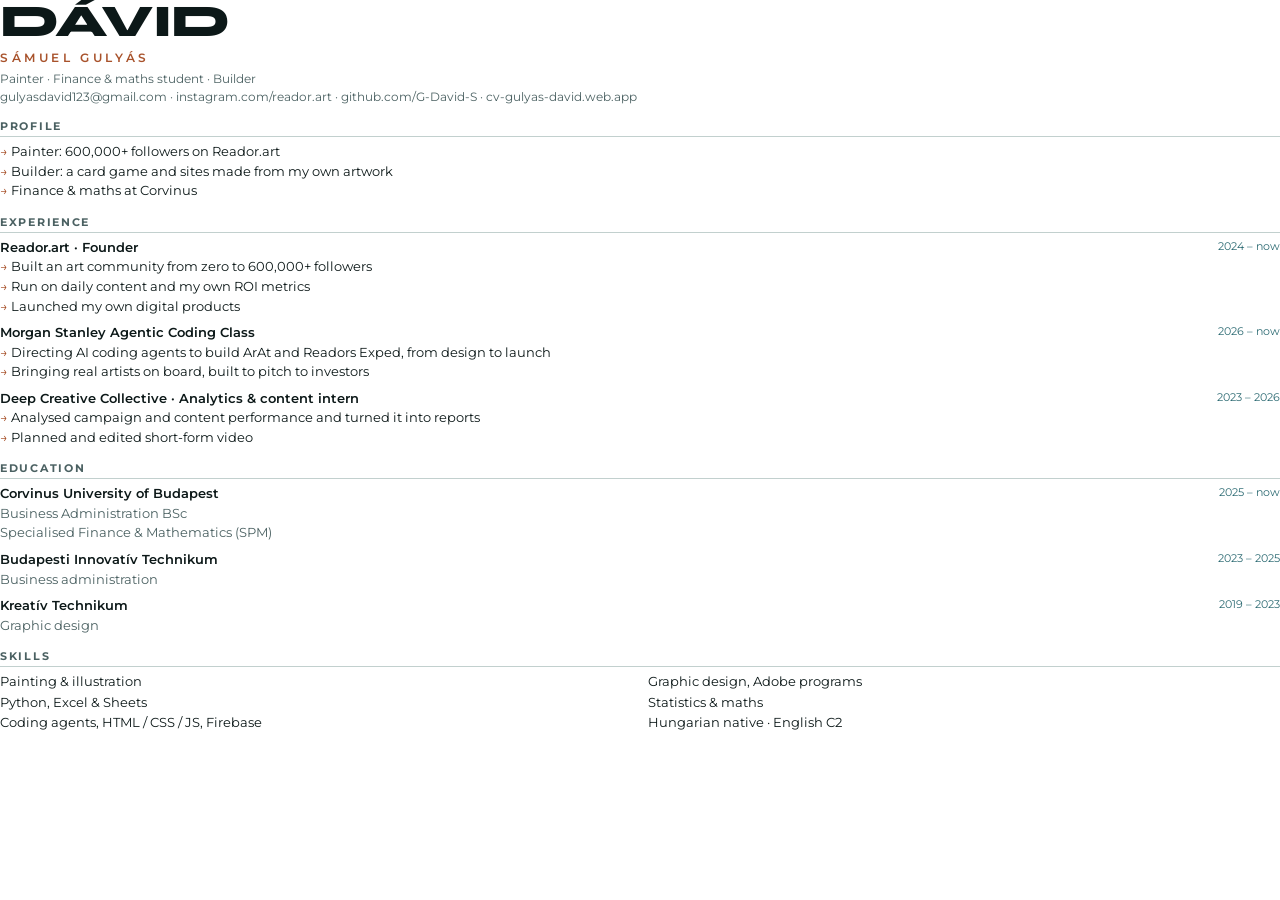
<file: tools/cv-print.html>
<!doctype html>
<!-- One-page CV used to make the PDFs. Rebuild with tools/build.sh. ?lang=hu for Hungarian. -->
<html><head><meta charset="utf-8"><title>Gulyás Dávid Sámuel · CV</title>
<link href="https://fonts.googleapis.com/css2?family=Montserrat:wght@400;500;600;700&family=Syne:wght@800&display=swap" rel="stylesheet">
<style>
@page{size:A4;margin:14mm 15mm}
*{box-sizing:border-box}body{margin:0;font:400 9.6pt/1.45 Montserrat,sans-serif;color:#0c1818}
h1{font:800 34pt/.95 Syne,sans-serif;text-transform:uppercase;letter-spacing:-.02em;margin:0}
.sub{font-weight:600;letter-spacing:.3em;text-transform:uppercase;font-size:9pt;color:#a8522b;margin:6px 0 4px}
.role,.contact{color:#4b6162;font-size:9pt}
h2{font:700 8pt Montserrat;letter-spacing:.16em;text-transform:uppercase;color:#4b6162;border-bottom:.6pt solid #c2d0ce;padding-bottom:3px;margin:15px 0 6px}
.i{margin:0 0 8px}.i b{font-weight:600}.i small{float:right;color:#2d6b73}.i p{margin:1px 0 1px 12px;text-indent:-12px}.i p::before{content:"→ ";color:#a8522b}
.i .d{margin-left:0;text-indent:0;color:#4b6162}.i .d::before{content:""}
.g{display:grid;grid-template-columns:1fr 1fr;gap:2px 16px}

.bg{display:none}
body.art{color:#ece7d6;background:#0a1313;-webkit-print-color-adjust:exact;print-color-adjust:exact}
body.art *{-webkit-print-color-adjust:exact;print-color-adjust:exact}
body.art .bg{display:block;position:fixed;inset:0;overflow:hidden;z-index:0}
body.art .bg img{position:absolute;left:0;top:0;width:100%;height:100%;object-fit:cover;object-position:50% 62%}
body.art .bg::after{content:"";position:absolute;inset:0;background:linear-gradient(to bottom,rgba(10,19,19,.55) 0,rgba(10,19,19,.84) 24%,rgba(10,19,19,.88) 62%,rgba(10,19,19,.12) 100%)}
body.art .wrap{position:relative;z-index:1}
body.art h1{color:#ece7d6}body.art .sub{color:#e8b595}body.art .role,body.art .contact{color:#b9c4c2}
body.art h2{color:#9fb3b2;border-bottom-color:rgba(236,231,214,.22)}
body.art .i small{color:#8fc0c5}body.art .i .d{color:#b9c4c2}body.art .i p::before{color:#e8c070}
body.art .note{position:fixed;left:15mm;bottom:10mm;z-index:1;font:600 7pt Montserrat;letter-spacing:.2em;text-transform:uppercase;color:#e8c070}
.note{display:none}body.art .note{display:block}
</style></head><body><div class="bg" id="bg"></div><div class="note">✦ Secret edition · Readors Exped</div><div class="wrap">
<h1>Dávid</h1><div class="sub" id="sub"></div><div class="role" id="role"></div><div class="contact">gulyasdavid123@gmail.com · instagram.com/reador.art · github.com/G-David-S · cv-gulyas-david.web.app</div>
<h2 id="h0"></h2><div id="lead"></div><h2 id="h1"></h2><div id="exp"></div><h2 id="h2"></h2><div id="edu"></div><h2 id="h3"></h2><div class="g" id="sk"></div>
</div><script>
const D={en:{sub:"Sámuel Gulyás",role:"Painter · Finance & maths student · Builder",h:["Profile","Experience","Education","Skills"],
lead:["Painter: 600,000+ followers on Reador.art","Builder: a card game and sites made from my own artwork","Finance & maths at Corvinus"],
exp:[["Reador.art · Founder","2024 – now",["Built an art community from zero to 600,000+ followers","Run on daily content and my own ROI metrics","Launched my own digital products"]],["Morgan Stanley Agentic Coding Class","2026 – now",["Directing AI coding agents to build ArAt and Readors Exped, from design to launch","Bringing real artists on board, built to pitch to investors"]],["Deep Creative Collective · Analytics & content intern","2023 – 2026",["Analysed campaign and content performance and turned it into reports","Planned and edited short-form video"]]],
edu:[["Corvinus University of Budapest","2025 – now",["Business Administration BSc","Specialised Finance & Mathematics (SPM)"]],["Budapesti Innovatív Technikum","2023 – 2025",["Business administration"]],["Kreatív Technikum","2019 – 2023",["Graphic design"]]],
sk:["Painting & illustration","Graphic design, Adobe programs","Python, Excel & Sheets","Statistics & maths","Coding agents, HTML / CSS / JS, Firebase","Hungarian native · English C2"]},
hu:{sub:"Gulyás Sámuel",role:"Festő · Pénzügy és matek szakos hallgató · Építő",h:["Profil","Tapasztalat","Tanulmányok","Készségek"],
lead:["Festő: 600 000+ követő a Reador.art-on","Építő: saját művemre épülő kártyajáték és weboldalak","Pénzügy és matek a Corvinuson"],
exp:[["Reador.art · Alapító","2024 óta",["Művészeti közösséget építettem a nulláról 600 000+ követőig","Napi tartalom és saját ROI-mutatók mentén működtetem","Saját digitális termékeket indítottam"]],["Morgan Stanley Agentic Coding kurzus","2026 óta",["AI kódoló ügynököket irányítok az ArAt és a Readors Exped megépítéséhez, a tervezéstől az indulásig","Valódi művészeket vonok be, befektetői bemutatóra építve"]],["Deep Creative Collective · Statisztikai és tartalomkészítő gyakornok","2023 – 2026",["Kampányok és tartalmak teljesítményét elemeztem, riportokká alakítottam","Rövid videókat terveztem és vágtam"]]],
edu:[["Budapesti Corvinus Egyetem","2025 óta",["Gazdálkodás és menedzsment BSc","Pénzügy és Matematika (SPM)"]],["Budapesti Innovatív Technikum","2023 – 2025",["Vállalkozási ügyviteli ügyintéző"]],["Kreatív Technikum","2019 – 2023",["Grafikai képzés"]]],
sk:["Festés és illusztráció","Grafikai tervezés, Adobe-programok","Python, Excel és Táblázatok","Statisztika és matek","Kódoló ügynökök, HTML / CSS / JS, Firebase","Magyar anyanyelv · Angol C2"]}};
const art=/art/.test(location.search);
if(art){document.body.classList.add("art");const st=document.createElement("style");st.textContent="@page{size:A4;margin:0} body{padding:14mm 15mm}";document.head.appendChild(st);
 document.getElementById("bg").innerHTML=["01-background","02-trains","03-train-station","04-far-grass","05-main-chracter-foot","07-main-chracter","08-enemie-captin","10-cloak-in-front","11-front-grass"].map(n=>'<img src="../public/art/'+n+'.webp" alt="">').join("");}
const d=D[/lang=hu/.test(location.search)?"hu":"en"],$=i=>document.getElementById(i);
$("sub").textContent=d.sub;$("role").textContent=d.role;d.h.forEach((t,i)=>$("h"+i).textContent=t);$("lead").innerHTML=`<div class="i">${d.lead.map(x=>`<p>${x}</p>`).join("")}</div>`;
$("exp").innerHTML=d.exp.map(e=>`<div class="i"><small>${e[1]}</small><b>${e[0]}</b>${e[2].map(x=>`<p>${x}</p>`).join("")}</div>`).join("");
$("edu").innerHTML=d.edu.map(e=>`<div class="i"><small>${e[1]}</small><b>${e[0]}</b>${e[2].map(x=>`<p class="d">${x}</p>`).join("")}</div>`).join("");
$("sk").innerHTML=d.sk.map(x=>`<div>${x}</div>`).join("");
</script></body></html>
</file>
